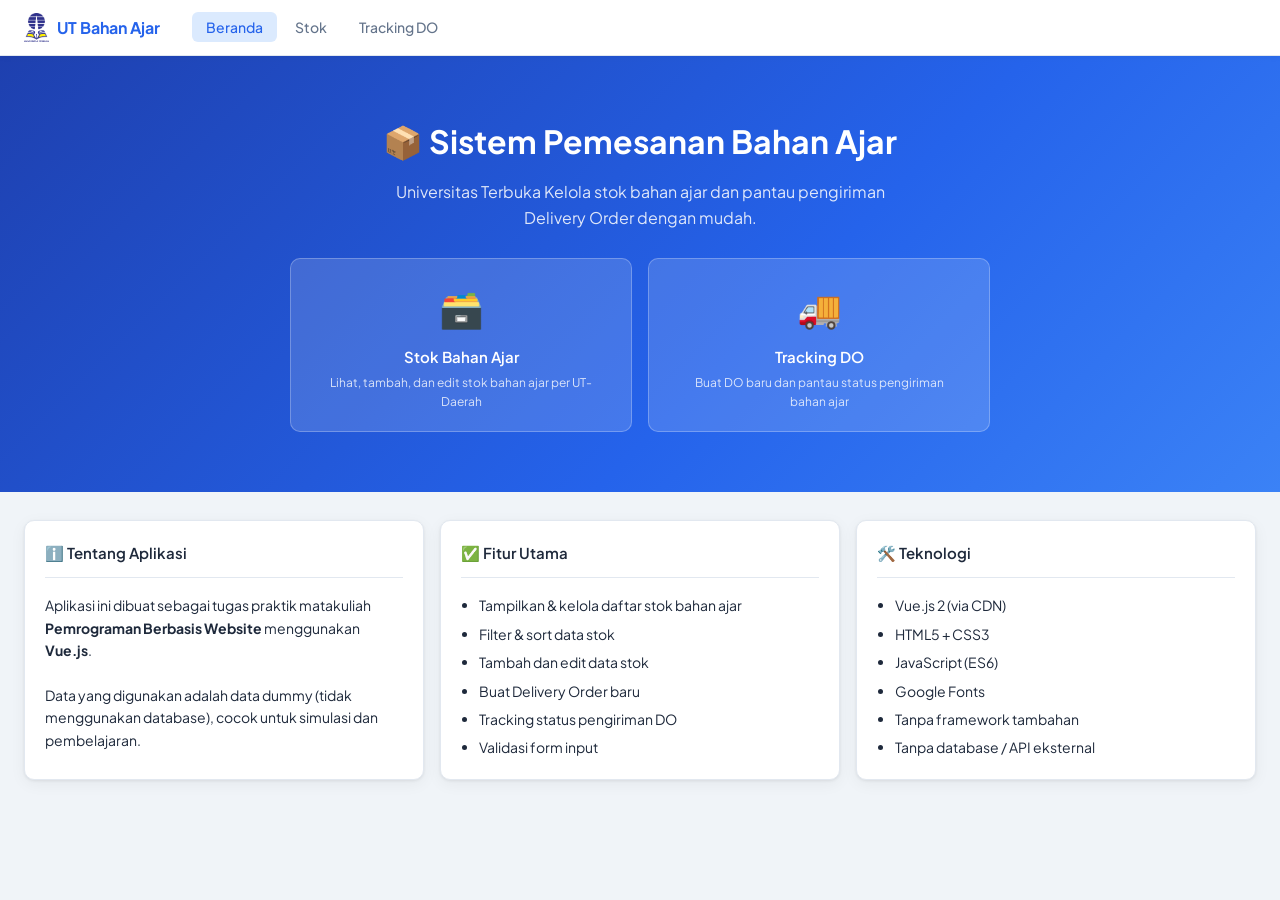
<file: index.html>
<!doctype html>
<html lang="id">
  <head>
    <meta charset="UTF-8" />
    <meta name="viewport" content="width=device-width, initial-scale=1.0" />
    <title>UT Bahan Ajar — Beranda</title>
    <link rel="stylesheet" href="css/style.css" />
  </head>
  <body>
    <!-- ===== NAVBAR ===== -->
    <nav class="navbar">
      <div class="navbar-brand">
        <img
          src="assets/Logo UT (1).png"
          alt="Logo Universitas Terbuka"
          class="brand-icon"
        />
        UT Bahan Ajar
      </div>

      <!-- Hamburger (mobile) -->
      <button class="navbar-toggle" type="button" aria-label="Buka menu">
        <span class="bar"></span>
        <span class="bar"></span>
        <span class="bar"></span>
      </button>

      <ul class="navbar-links" id="navbarLinks">
        <li><a href="index.html" class="active" data-nav-link>Beranda</a></li>
        <li><a href="stok.html" data-nav-link>Stok</a></li>
        <li><a href="tracking.html" data-nav-link>Tracking DO</a></li>
      </ul>
    </nav>

    <script>
      (function () {
        const nav = document.querySelector('.navbar');
        const toggle = nav && nav.querySelector('.navbar-toggle');
        const links = nav && nav.querySelector('#navbarLinks');
        if (!toggle || !links) return;

        const close = () => {
          links.classList.remove('open');
          toggle.setAttribute('aria-expanded', 'false');
        };

        const open = () => {
          links.classList.add('open');
          toggle.setAttribute('aria-expanded', 'true');
        };

        toggle.addEventListener('click', () => {
          const isOpen = links.classList.contains('open');
          isOpen ? close() : open();
        });

        // Tutup menu saat pilih menu
        nav.querySelectorAll('[data-nav-link]').forEach((a) => {
          a.addEventListener('click', close);
        });

        // Tutup jika resize ke desktop
        window.addEventListener('resize', () => {
          if (window.innerWidth > 768) close();
        });

        close();
      })();
    </script>


    <!-- ===== HERO SECTION ===== -->
    <section class="hero">
      <h1>📦 Sistem Pemesanan Bahan Ajar</h1>
      <p>
        Universitas Terbuka  Kelola stok bahan ajar dan pantau pengiriman
        Delivery Order dengan mudah.
      </p>

      <div class="hero-cards">
        <a href="stok.html" class="hero-card">
          <div class="icon">🗃️</div>
          <div class="label">Stok Bahan Ajar</div>
          <div class="desc">
            Lihat, tambah, dan edit stok bahan ajar per UT-Daerah
          </div>
        </a>
        <a href="tracking.html" class="hero-card">
          <div class="icon">🚚</div>
          <div class="label">Tracking DO</div>
          <div class="desc">
            Buat DO baru dan pantau status pengiriman bahan ajar
          </div>
        </a>
      </div>
    </section>

    <!-- ===== KONTEN INFO ===== -->
    <div class="container">
      <div
        style="
          display: grid;
          grid-template-columns: repeat(auto-fit, minmax(280px, 1fr));
          gap: 16px;
        "
      >
        <div class="card">
          <div class="card-title">ℹ️ Tentang Aplikasi</div>
          <p>
            Aplikasi ini dibuat sebagai tugas praktik matakuliah
            <strong>Pemrograman Berbasis Website</strong> menggunakan
            <strong>Vue.js</strong>.
          </p>
          <br />
          <p>
            Data yang digunakan adalah data dummy (tidak menggunakan database),
            cocok untuk simulasi dan pembelajaran.
          </p>
        </div>

        <div class="card">
          <div class="card-title">✅ Fitur Utama</div>
          <ul
            style="
              padding-left: 18px;
              display: flex;
              flex-direction: column;
              gap: 6px;
            "
          >
            <li>Tampilkan & kelola daftar stok bahan ajar</li>
            <li>Filter & sort data stok</li>
            <li>Tambah dan edit data stok</li>
            <li>Buat Delivery Order baru</li>
            <li>Tracking status pengiriman DO</li>
            <li>Validasi form input</li>
          </ul>
        </div>

        <div class="card">
          <div class="card-title">🛠️ Teknologi</div>
          <ul
            style="
              padding-left: 18px;
              display: flex;
              flex-direction: column;
              gap: 6px;
            "
          >
            <li>Vue.js 2 (via CDN)</li>
            <li>HTML5 + CSS3</li>
            <li>JavaScript (ES6)</li>
            <li>Google Fonts</li>
            <li>Tanpa framework tambahan</li>
            <li>Tanpa database / API eksternal</li>
          </ul>
        </div>
      </div>
    </div>
  </body>
</html>
</file>
<file: css/style.css>
/* ============================================
   TUGAS 2 VUE - UT BAHAN AJAR
   style.css — Tampilan utama aplikasi
   ============================================ */

@import url('https://fonts.googleapis.com/css2?family=Plus+Jakarta+Sans:wght@400;500;600;700&family=JetBrains+Mono:wght@400;600&display=swap');

/* ========== VARIABEL WARNA ========== */
:root {
  --bg: #f0f4f8;
  --surface: #ffffff;
  --surface-2: #f8fafc;
  --border: #e2e8f0;
  --border-focus: #3b82f6;
  --text: #1e293b;
  --text-muted: #64748b;
  --text-light: #94a3b8;

  --primary: #2563eb;
  --primary-light: #dbeafe;
  --primary-dark: #1d4ed8;

  --success: #16a34a;
  --success-light: #dcfce7;
  --warning: #d97706;
  --warning-light: #fef3c7;
  --danger: #dc2626;
  --danger-light: #fee2e2;

  --radius: 10px;
  --radius-sm: 6px;
  --shadow: 0 1px 3px rgba(0,0,0,0.07), 0 4px 16px rgba(0,0,0,0.05);
  --shadow-md: 0 4px 24px rgba(0,0,0,0.10);
  --transition: 0.18s ease;
}

/* ========== RESET & BASE ========== */
*, *::before, *::after { box-sizing: border-box; margin: 0; padding: 0; }

body {
  font-family: 'Plus Jakarta Sans', sans-serif;
  background: var(--bg);
  color: var(--text);
  font-size: 14px;
  line-height: 1.6;
  min-height: 100vh;
}

a { text-decoration: none; color: var(--primary); }
a:hover { text-decoration: underline; }

/* ========== NAVBAR ========== */
.navbar {
  background: var(--surface);
  border-bottom: 1px solid var(--border);
  padding: 0 24px;
  display: flex;
  align-items: center;
  gap: 32px;
  height: 56px;
  position: sticky;
  top: 0;
  z-index: 100;
  box-shadow: 0 1px 6px rgba(0,0,0,0.06);
}

.navbar-brand {
  font-weight: 700;
  font-size: 16px;
  color: var(--primary);
  display: flex;
  align-items: center;
  gap: 8px;
  white-space: nowrap;
}

.navbar-brand .brand-icon {
  width: 25px;
  height: auto;
  display: block;
}

.navbar-links {
  display: flex;
  gap: 4px;
  list-style: none;
}

.navbar-links a {
  padding: 6px 14px;
  border-radius: var(--radius-sm);
  font-weight: 500;
  font-size: 14px;
  color: var(--text-muted);
  transition: var(--transition);
}

.navbar-links a:hover,
.navbar-links a.active {
  background: var(--primary-light);
  color: var(--primary);
  text-decoration: none;
}

/* ========== NAVBAR (MOBILE) ========== */
.navbar-toggle {
  display: none;
  margin-left: auto;
  width: 42px;
  height: 42px;
  border-radius: 10px;
  border: 1px solid var(--border);
  background: var(--surface);
  cursor: pointer;
  align-items: center;
  justify-content: center;
  padding: 0;
}

.navbar-toggle .bar {
  display: block;
  width: 18px;
  height: 2px;
  background: var(--text-muted);
  margin: 3px 0;
  border-radius: 2px;
}

@media (max-width: 768px) {
  .navbar {
    padding: 0 14px;
    gap: 12px;
  }

  .navbar-toggle {
    display: inline-flex;
  }

  /* Pastikan titik acuan absolute adalah navbar */
  .navbar {
    position: sticky;
  }

  .navbar-links {
    position: absolute;
    top: 56px;
    left: 0;
    right: 0;
    background: var(--surface);
    border-bottom: 1px solid var(--border);
    padding: 10px 14px 14px;

    flex-direction: column;
    gap: 6px;

    /* collapsed */
    max-height: 0;
    overflow: hidden;
    transition: max-height var(--transition);
    z-index: 101;
  }

  .navbar-links.open {
    max-height: 260px;
  }

  .navbar-links a {
    display: block;
    width: 100%;
    padding: 10px 12px;
    font-size: 14px;
  }
}



/* ========== LAYOUT ========== */
.container {
  max-width: 1300px;
  margin: 0 auto;
  padding: 28px 24px;
}

.page-header {
  margin-bottom: 24px;
}

.page-title {
  font-size: 22px;
  font-weight: 700;
  color: var(--text);
}

.page-subtitle {
  color: var(--text-muted);
  font-size: 13px;
  margin-top: 2px;
}

/* ========== CARD ========== */
.card {
  background: var(--surface);
  border: 1px solid var(--border);
  border-radius: var(--radius);
  box-shadow: var(--shadow);
  padding: 20px;
  margin-bottom: 20px;
}

.card-title {
  font-size: 15px;
  font-weight: 600;
  color: var(--text);
  margin-bottom: 16px;
  padding-bottom: 12px;
  border-bottom: 1px solid var(--border);
  display: flex;
  align-items: center;
  gap: 8px;
}

/* ========== FORM ========== */
.form-row {
  display: grid;
  grid-template-columns: repeat(auto-fit, minmax(180px, 1fr));
  gap: 14px;
  margin-bottom: 14px;
}

.form-group {
  display: flex;
  flex-direction: column;
  gap: 5px;
}

.form-group label {
  font-size: 12px;
  font-weight: 600;
  color: var(--text-muted);
  text-transform: uppercase;
  letter-spacing: 0.04em;
}

.form-control {
  padding: 9px 12px;
  border: 1.5px solid var(--border);
  border-radius: var(--radius-sm);
  font-size: 14px;
  font-family: inherit;
  color: var(--text);
  background: var(--surface);
  transition: var(--transition);
  width: 100%;
}

.form-control:focus {
  outline: none;
  border-color: var(--border-focus);
  box-shadow: 0 0 0 3px rgba(59,130,246,0.12);
}

.form-control:disabled {
  background: var(--bg);
  color: var(--text-muted);
  cursor: not-allowed;
}

.form-control.error {
  border-color: var(--danger);
}

.error-msg {
  font-size: 11px;
  color: var(--danger);
  margin-top: 2px;
}

/* ========== BUTTON ========== */
.btn {
  display: inline-flex;
  align-items: center;
  gap: 6px;
  padding: 8px 16px;
  border-radius: var(--radius-sm);
  font-size: 13px;
  font-weight: 600;
  font-family: inherit;
  border: none;
  cursor: pointer;
  transition: var(--transition);
  white-space: nowrap;
}

.btn:active { transform: scale(0.97); }

.btn-primary {
  background: var(--primary);
  color: #fff;
}
.btn-primary:hover { background: var(--primary-dark); }

.btn-success {
  background: var(--success);
  color: #fff;
}
.btn-success:hover { background: #15803d; }

.btn-danger {
  background: var(--danger);
  color: #fff;
}
.btn-danger:hover { background: #b91c1c; }

.btn-outline {
  background: transparent;
  color: var(--text-muted);
  border: 1.5px solid var(--border);
}
.btn-outline:hover {
  border-color: var(--text-muted);
  color: var(--text);
  background: var(--bg);
}

.btn-sm {
  padding: 5px 10px;
  font-size: 12px;
}

.btn-group {
  display: flex;
  gap: 8px;
  flex-wrap: wrap;
  margin-top: 4px;
}

/* ========== TABEL ========== */
.table-wrapper {
  overflow-x: auto;
  border-radius: var(--radius-sm);
  border: 1px solid var(--border);
}

table {
  width: 100%;
  border-collapse: collapse;
  font-size: 13px;
}

thead th {
  background: var(--surface-2);
  padding: 10px 14px;
  text-align: left;
  font-size: 11px;
  font-weight: 700;
  color: var(--text-muted);
  text-transform: uppercase;
  letter-spacing: 0.05em;
  border-bottom: 1px solid var(--border);
  white-space: nowrap;
}

thead th.sortable {
  cursor: pointer;
  user-select: none;
}
thead th.sortable:hover { color: var(--primary); }

tbody tr {
  border-bottom: 1px solid var(--border);
  transition: var(--transition);
}

tbody tr:last-child { border-bottom: none; }
tbody tr:hover { background: var(--surface-2); }

tbody td {
  padding: 10px 14px;
  vertical-align: middle;
}

.kode-cell {
  font-family: 'JetBrains Mono', monospace;
  font-size: 12px;
  color: var(--primary);
  font-weight: 600;
}

/* ========== BADGE STATUS ========== */
.badge {
  display: inline-flex;
  align-items: center;
  gap: 4px;
  padding: 3px 10px;
  border-radius: 99px;
  font-size: 11px;
  font-weight: 700;
  white-space: nowrap;
}

.badge-aman {
  background: var(--success-light);
  color: var(--success);
}
.badge-menipis {
  background: var(--warning-light);
  color: var(--warning);
}
.badge-kosong {
  background: var(--danger-light);
  color: var(--danger);
}

/* ========== SORT INDICATOR ========== */
.sort-icon {
  font-size: 10px;
  opacity: 0.5;
}
.sort-icon.active { opacity: 1; color: var(--primary); }

/* ========== FILTER BAR ========== */
.filter-bar {
  display: flex;
  gap: 10px;
  flex-wrap: wrap;
  align-items: flex-end;
}

.filter-group {
  display: flex;
  flex-direction: column;
  gap: 4px;
  min-width: 150px;
}

.filter-group label {
  font-size: 11px;
  font-weight: 600;
  color: var(--text-muted);
  text-transform: uppercase;
  letter-spacing: 0.04em;
}

.filter-actions {
  display: flex;
  gap: 8px;
  align-items: flex-end;
  flex-wrap: wrap;
}

/* ========== CHECKBOX FILTER ========== */
.checkbox-group {
  display: flex;
  gap: 14px;
  flex-wrap: wrap;
  align-items: center;
}

.checkbox-label {
  display: flex;
  align-items: center;
  gap: 6px;
  cursor: pointer;
  font-size: 13px;
  color: var(--text-muted);
}

.checkbox-label input[type="checkbox"] {
  width: 15px;
  height: 15px;
  accent-color: var(--primary);
}

/* ========== MODAL ========== */
.modal-overlay {
  position: fixed;
  inset: 0;
  background: rgba(15,23,42,0.55);
  display: flex;
  align-items: center;
  justify-content: center;
  z-index: 200;
  padding: 20px;
  backdrop-filter: blur(2px);
  animation: fadeIn 0.15s ease;
}

@keyframes fadeIn { from { opacity:0; } to { opacity:1; } }

.modal {
  background: var(--surface);
  border-radius: var(--radius);
  box-shadow: var(--shadow-md);
  width: 100%;
  max-width: 640px;
  max-height: 90vh;
  overflow-y: auto;
  animation: slideUp 0.18s ease;
}

@keyframes slideUp {
  from { transform: translateY(20px); opacity:0; }
  to { transform: translateY(0); opacity:1; }
}

.modal-header {
  padding: 18px 20px;
  border-bottom: 1px solid var(--border);
  display: flex;
  align-items: center;
  justify-content: space-between;
  position: sticky;
  top: 0;
  background: var(--surface);
  z-index: 1;
}

.modal-title {
  font-size: 16px;
  font-weight: 700;
}

.modal-close {
  background: none;
  border: none;
  font-size: 20px;
  cursor: pointer;
  color: var(--text-muted);
  line-height: 1;
  padding: 4px;
  border-radius: 4px;
  transition: var(--transition);
}
.modal-close:hover { background: var(--bg); color: var(--text); }

.modal-body {
  padding: 20px;
}

.modal-footer {
  padding: 14px 20px;
  border-top: 1px solid var(--border);
  display: flex;
  gap: 8px;
  justify-content: flex-end;
}

/* ========== TRACKING ========== */
.do-list {
  display: flex;
  flex-direction: column;
  gap: 16px;
}

.do-card {
  background: var(--surface);
  border: 1px solid var(--border);
  border-radius: var(--radius);
  box-shadow: var(--shadow);
  padding: 16px 20px;
}

.do-header {
  display: flex;
  align-items: center;
  justify-content: space-between;
  margin-bottom: 12px;
  flex-wrap: wrap;
  gap: 8px;
}

.do-number {
  font-family: 'JetBrains Mono', monospace;
  font-size: 14px;
  font-weight: 700;
  color: var(--primary);
}

.do-meta {
  display: grid;
  grid-template-columns: repeat(auto-fit, minmax(160px, 1fr));
  gap: 8px;
  margin-bottom: 12px;
}

.do-meta-item {
  font-size: 12px;
}
.do-meta-item .label {
  color: var(--text-muted);
  font-weight: 600;
  text-transform: uppercase;
  font-size: 10px;
  letter-spacing: 0.04em;
}
.do-meta-item .value {
  color: var(--text);
  font-weight: 500;
}

/* Timeline perjalanan */
.timeline {
  margin-top: 12px;
  border-top: 1px solid var(--border);
  padding-top: 12px;
}

.timeline-title {
  font-size: 11px;
  font-weight: 700;
  text-transform: uppercase;
  letter-spacing: 0.05em;
  color: var(--text-muted);
  margin-bottom: 10px;
}

.timeline-item {
  display: flex;
  gap: 12px;
  margin-bottom: 10px;
  align-items: flex-start;
}

.timeline-dot {
  width: 10px;
  height: 10px;
  border-radius: 50%;
  background: var(--primary);
  border: 2px solid var(--primary-light);
  flex-shrink: 0;
  margin-top: 4px;
}

.timeline-dot.last { background: var(--success); border-color: var(--success-light); }

.timeline-content .time {
  font-size: 11px;
  color: var(--text-light);
  font-family: 'JetBrains Mono', monospace;
}

.timeline-content .desc {
  font-size: 13px;
  color: var(--text);
}

/* ========== PAKET DETAIL ========== */
.paket-detail {
  background: var(--primary-light);
  border: 1px solid #bfdbfe;
  border-radius: var(--radius-sm);
  padding: 12px 14px;
  margin-top: 8px;
  font-size: 13px;
}

.paket-detail .paket-nama {
  font-weight: 700;
  color: var(--primary-dark);
  margin-bottom: 4px;
}

.paket-detail .paket-isi {
  color: var(--primary);
  margin-bottom: 4px;
}

.paket-detail .paket-harga {
  font-weight: 700;
  color: var(--primary-dark);
}

/* ========== STATUS BADGE TRACKING ========== */
.status-badge {
  display: inline-flex;
  align-items: center;
  gap: 5px;
  padding: 4px 12px;
  border-radius: 99px;
  font-size: 12px;
  font-weight: 700;
}

.status-perjalanan { background: var(--warning-light); color: var(--warning); }
.status-terkirim { background: var(--success-light); color: var(--success); }
.status-pending { background: #f1f5f9; color: var(--text-muted); }

/* ========== HERO (index.html) ========== */
.hero {
  background: linear-gradient(135deg, #1e40af 0%, #2563eb 60%, #3b82f6 100%);
  color: #fff;
  padding: 60px 24px;
  text-align: center;
}

.hero h1 { font-size: 32px; font-weight: 700; margin-bottom: 12px; }
.hero p { font-size: 16px; opacity: 0.85; max-width: 520px; margin: 0 auto 28px; }

.hero-cards {
  display: flex;
  gap: 16px;
  justify-content: center;
  flex-wrap: wrap;
  max-width: 700px;
  margin: 0 auto;
}

.hero-card {
  background: rgba(255,255,255,0.15);
  border: 1px solid rgba(255,255,255,0.25);
  border-radius: var(--radius);
  padding: 20px 28px;
  text-align: center;
  color: #fff;
  text-decoration: none;
  transition: var(--transition);
  flex: 1;
  min-width: 200px;
}

.hero-card:hover {
  background: rgba(255,255,255,0.25);
  transform: translateY(-3px);
  text-decoration: none;
  color: #fff;
}

.hero-card .icon { font-size: 36px; margin-bottom: 8px; }
.hero-card .label { font-size: 15px; font-weight: 600; }
.hero-card .desc { font-size: 12px; opacity: 0.8; margin-top: 4px; }

/* ========== EMPTY STATE ========== */
.empty-state {
  text-align: center;
  padding: 40px 20px;
  color: var(--text-muted);
}

.empty-state .empty-icon { font-size: 40px; margin-bottom: 10px; }
.empty-state p { font-size: 14px; }

/* ========== ALERT ========== */
.alert {
  padding: 10px 14px;
  border-radius: var(--radius-sm);
  font-size: 13px;
  font-weight: 500;
  margin-bottom: 14px;
  border-left: 4px solid;
}

.alert-info { background: var(--primary-light); color: var(--primary-dark); border-color: var(--primary); }
.alert-warning { background: var(--warning-light); color: var(--warning); border-color: var(--warning); }
.alert-success { background: var(--success-light); color: var(--success); border-color: var(--success); }

/* ========== UTILITY ========== */
.text-muted { color: var(--text-muted); }
.text-sm { font-size: 12px; }
.mt-2 { margin-top: 8px; }
.mt-4 { margin-top: 16px; }
.mb-0 { margin-bottom: 0; }
.harga {
  font-family: 'JetBrains Mono', monospace;
  font-size: 12px;
  font-weight: 600;
}
.qty-num {
  font-family: 'JetBrains Mono', monospace;
  font-weight: 600;
}
</file>
